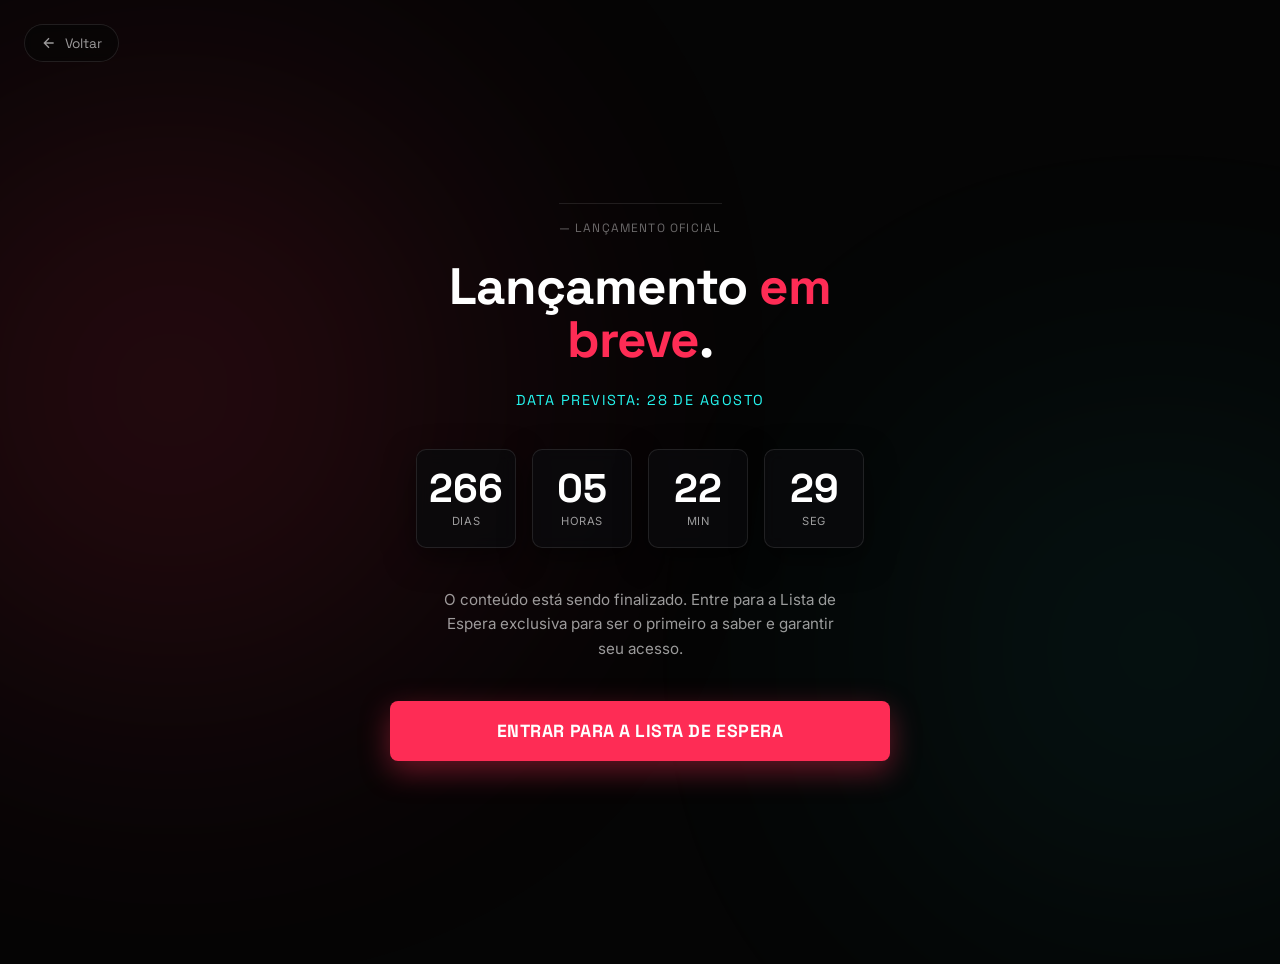
<file: lancamento.html>
<!DOCTYPE html>
<html lang="pt-BR">
<head>
    <meta charset="UTF-8">
    <meta name="viewport" content="width=device-width, initial-scale=1.0">
    <title>Lançamento em Breve | 01 do Game</title>
    
    <!-- FAVICON -->
    <link rel="icon" type="image/png" href="assets/images/favicon.png" />
    
    <!-- Fonts -->
    <link rel="preconnect" href="https://fonts.googleapis.com">
    <link rel="preconnect" href="https://fonts.gstatic.com" crossorigin>
    <link href="https://fonts.googleapis.com/css2?family=Inter:wght@400;500&family=Space+Grotesk:wght@500;700&display=swap" rel="stylesheet">
    
    <style>
        /* Reset total para esta página específica */
        * { margin: 0; padding: 0; box-sizing: border-box; }
        
        html, body {
            width: 100%;
            min-height: 100vh;
            background-color: #050505;
            color: #FFFFFF;
            font-family: 'Inter', sans-serif;
            display: flex;
            align-items: center;
            justify-content: center;
            text-align: center;
            overflow-x: hidden;
            padding: 2rem 1rem;
        }

        /* Container Centralizado */
        .launch-wrapper {
            position: relative;
            z-index: 2;
            max-width: 500px;
            width: 100%;
        }

        /* Seta de Voltar */
        .back-btn {
            position: fixed;
            top: 1.5rem;
            left: 1.5rem;
            color: rgba(255,255,255,0.6);
            text-decoration: none;
            font-family: 'Space Grotesk', sans-serif;
            font-size: 0.85rem;
            display: flex;
            align-items: center;
            gap: 0.5rem;
            transition: color 0.3s ease;
            z-index: 10;
            background: rgba(5,5,5,0.6);
            padding: 0.6rem 1rem;
            border-radius: 50px;
            border: 1px solid rgba(255,255,255,0.1);
            backdrop-filter: blur(4px);
            -webkit-backdrop-filter: blur(4px);
        }
        .back-btn:hover { 
            color: #FE2C55; 
            border-color: #FE2C55;
        }

        /* Tipografia */
        .launch-tag {
            display: inline-block;
            font-family: 'Space Grotesk', sans-serif;
            font-size: 0.75rem;
            color: rgba(255,255,255,0.4);
            letter-spacing: 0.1em;
            margin-bottom: 1.5rem;
            text-transform: uppercase;
            border-top: 1px solid rgba(255,255,255,0.1);
            padding-top: 1rem;
        }

        .launch-title {
            font-family: 'Space Grotesk', sans-serif;
            font-size: clamp(2rem, 8vw, 3.2rem);
            font-weight: 700;
            line-height: 1.05;
            margin-bottom: 1.5rem;
            letter-spacing: -0.02em;
        }
        .accent-pink { color: #FE2C55; }

        .launch-date {
            font-family: 'Space Grotesk', sans-serif;
            font-size: 0.9rem;
            color: #25F4EE;
            margin-bottom: 2.5rem;
            letter-spacing: 0.1em;
            text-transform: uppercase;
        }

        /* Contador Regressivo */
        .countdown {
            display: flex;
            justify-content: center;
            gap: 0.75rem;
            margin-bottom: 2.5rem;
            width: 100%;
        }
        
        .count-box {
            background: rgba(11, 11, 13, 0.8);
            backdrop-filter: blur(8px);
            -webkit-backdrop-filter: blur(8px);
            border: 1px solid rgba(255,255,255,0.1);
            border-radius: 10px;
            padding: 1rem 0.5rem;
            flex: 1; /* Faz os caixas se ajustarem igualmente */
            max-width: 90px;
            display: flex;
            flex-direction: column;
            align-items: center;
            box-shadow: 0 10px 30px rgba(0,0,0,0.5);
        }
        
        .count-num {
            font-family: 'Space Grotesk', sans-serif;
            font-size: 1.6rem;
            font-weight: 700;
            color: #FFFFFF;
            line-height: 1;
            margin-bottom: 0.3rem;
        }
        
        .count-label {
            font-family: 'Inter', sans-serif;
            font-size: 0.6rem;
            color: rgba(255,255,255,0.6);
            text-transform: uppercase;
            letter-spacing: 0.05em;
        }

        .launch-text {
            font-size: 0.95rem;
            color: rgba(255,255,255,0.6);
            line-height: 1.6;
            margin: 0 auto 2.5rem auto;
            max-width: 400px;
        }

        /* Botão */
        .btn-launch {
            display: flex;
            align-items: center;
            justify-content: center;
            gap: 0.5rem;
            width: 100%;
            background-color: #FE2C55;
            color: #FFFFFF;
            padding: 1.2rem 1rem;
            border-radius: 8px;
            font-family: 'Space Grotesk', sans-serif;
            font-weight: 700;
            font-size: 1rem;
            text-decoration: none;
            text-transform: uppercase;
            letter-spacing: 0.03em;
            box-shadow: 0 10px 30px rgba(254, 44, 85, 0.4);
            transition: all 0.3s ease;
        }
        
        .btn-launch:hover {
            transform: translateY(-3px);
            box-shadow: 0 15px 40px rgba(254, 44, 85, 0.6);
            background: #ff3b62;
        }

        /* Glows de fundo */
        .glow-pink {
            position: fixed;
            top: 10%; left: -10%; 
            opacity: 0.15; 
            width: 600px; height: 600px;
            background: #FE2C55;
            filter: blur(150px);
            border-radius: 50%;
            z-index: 0;
            pointer-events: none;
        }
        .glow-cyan {
            position: fixed;
            bottom: 0%; right: -10%; 
            opacity: 0.08; 
            width: 500px; height: 500px;
            background: #25F4EE;
            filter: blur(150px);
            border-radius: 50%;
            z-index: 0;
            pointer-events: none;
        }

        /* Ajustes Desktop */
        @media (min-width: 769px) {
            .countdown { gap: 1rem; }
            .count-box { padding: 1.2rem 1.5rem; max-width: 100px; }
            .count-num { font-size: 2.5rem; }
            .count-label { font-size: 0.7rem; }
            .btn-launch { 
                width: auto; 
                padding: 1.2rem 2.5rem; 
                margin: 0 auto; 
                font-size: 1.1rem;
            }
        }
    </style>
</head>
<body>

    <!-- Seta de Voltar -->
    <a href="index.html" class="back-btn">
        <svg viewBox="0 0 24 24" width="16" height="16" fill="none" stroke="currentColor" stroke-width="2"><path d="M19 12H5M12 19l-7-7 7-7"/></svg>
        Voltar
    </a>

    <!-- Brilhos de fundo -->
    <div class="glow-pink"></div>
    <div class="glow-cyan"></div>

    <div class="launch-wrapper">
        <span class="launch-tag">— Lançamento Oficial</span>
        
        <h1 class="launch-title">
            Lançamento <span class="accent-pink">em breve</span>.
        </h1>
        
        <p class="launch-date">Data prevista: 28 de Agosto</p>
        
        <div class="countdown">
            <div class="count-box">
                <span class="count-num" id="days">00</span>
                <span class="count-label">Dias</span>
            </div>
            <div class="count-box">
                <span class="count-num" id="hours">00</span>
                <span class="count-label">Horas</span>
            </div>
            <div class="count-box">
                <span class="count-num" id="mins">00</span>
                <span class="count-label">Min</span>
            </div>
            <div class="count-box">
                <span class="count-num" id="secs">00</span>
                <span class="count-label">Seg</span>
            </div>
        </div>

        <p class="launch-text">
            O conteúdo está sendo finalizado. Entre para a Lista de Espera exclusiva para ser o primeiro a saber e garantir seu acesso.
        </p>
        
        <a href="https://chat.whatsapp.com/KpBgC6fGYWQ3SXY9zz7Lqj" target="_blank" rel="noopener noreferrer" class="btn-launch">
            Entrar para a Lista de Espera
        </a>
    </div>

    <script>
        // Lógica do Contador Regressivo Automático
        let now = new Date();
        let year = now.getFullYear();
        let countDownDate = new Date("Aug 28, " + year + " 00:00:00").getTime();
        
        // Se já passou do dia 28 de Agosto deste ano, muda para o ano que vem
        if (now.getTime() > countDownDate) {
            year = year + 1;
            countDownDate = new Date("Aug 28, " + year + " 00:00:00").getTime();
        }

        const x = setInterval(function() {
            const currentTime = new Date().getTime();
            const distance = countDownDate - currentTime;

            const days = Math.floor(distance / (1000 * 60 * 60 * 24));
            const hours = Math.floor((distance % (1000 * 60 * 60 * 24)) / (1000 * 60 * 60));
            const minutes = Math.floor((distance % (1000 * 60 * 60)) / (1000 * 60));
            const seconds = Math.floor((distance % (1000 * 60)) / 1000);

            document.getElementById("days").innerHTML = days < 10 ? "0" + days : days;
            document.getElementById("hours").innerHTML = hours < 10 ? "0" + hours : hours;
            document.getElementById("mins").innerHTML = minutes < 10 ? "0" + minutes : minutes;
            document.getElementById("secs").innerHTML = seconds < 10 ? "0" + seconds : seconds;

            if (distance < 0) {
                clearInterval(x);
                document.getElementById("days").innerHTML = "00";
                document.getElementById("hours").innerHTML = "00";
                document.getElementById("mins").innerHTML = "00";
                document.getElementById("secs").innerHTML = "00";
            }
        }, 1000);
    </script>

</body>
</html>
</file>
